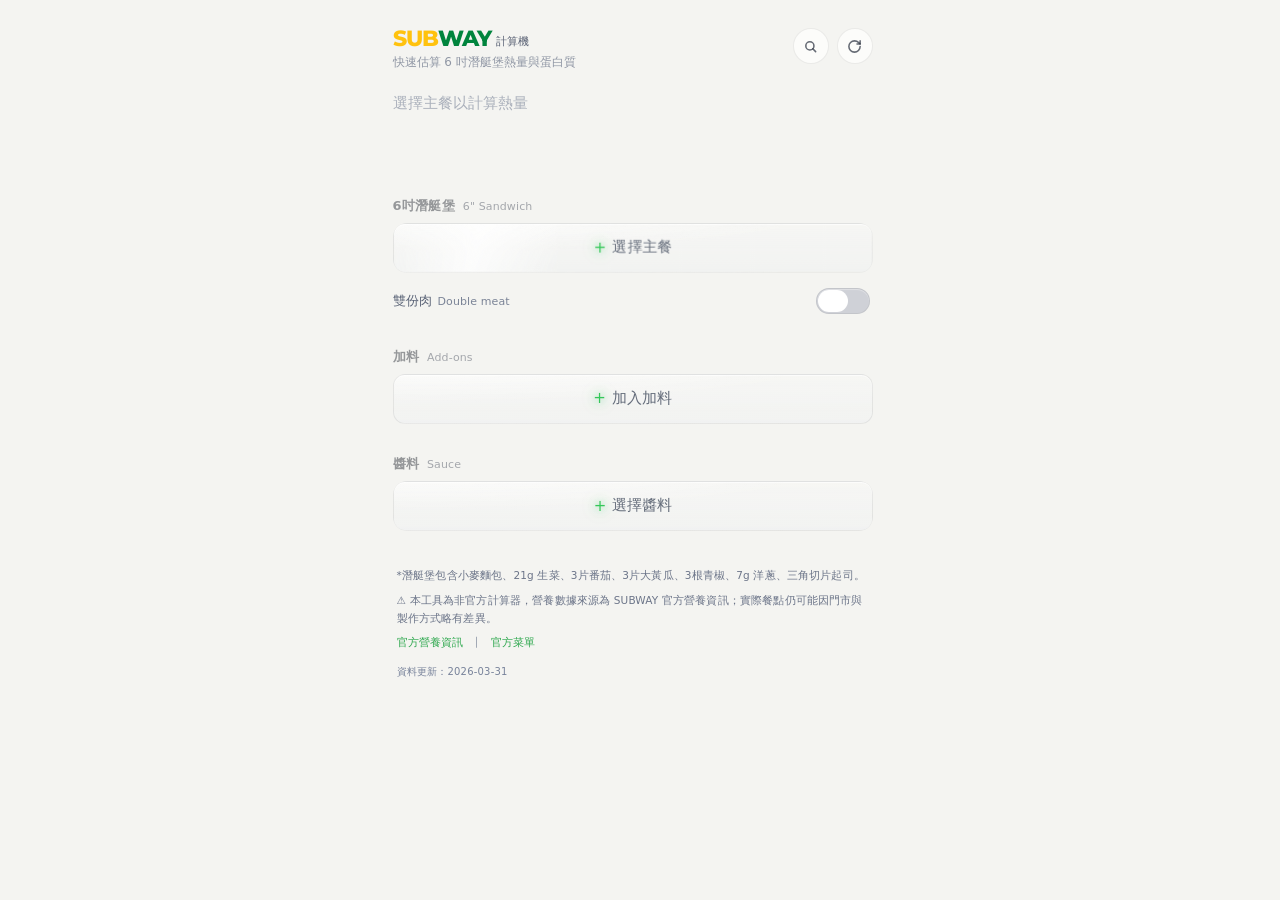
<file: index.html>
<!DOCTYPE html>
<html lang="zh-Hant">
<head>

<meta charset="UTF-8">
<meta name="viewport" content="width=device-width, initial-scale=1, viewport-fit=cover">
<title>Subway calculator</title>
<meta name="description" content="快速估算 6 吋 Subway 潛艇堡熱量與蛋白質的非官方計算器。">

<link rel="icon" href="./favicon.png" type="image/png" />
<link rel="apple-touch-icon" href="./icon-pwa.png" />

<link href="https://fonts.googleapis.com/css2?family=Montserrat:wght@600;700;800&display=swap" rel="stylesheet">
<link rel="stylesheet" href="styles.css?v=20260709">
</head>

<body>

<main class="app-shell">
<header class="app-header">
  <div>
    <h1 class="logo">
      <span class="sub">SUB</span><span class="way">WAY</span>
      <span class="title-sub">計算機</span>
    </h1>
    <p class="app-tagline">快速估算 6 吋潛艇堡熱量與蛋白質</p>
  </div>
  <div class="top-actions">
    <button type="button" class="icon-symbol-btn" id="historyBtn" aria-label="歷史紀錄 History" title="歷史紀錄 History" onclick="openHistory()" style="display:none;">
      <svg class="icon-symbol-btn__icon" viewBox="0 0 24 24" fill="none" stroke="currentColor" stroke-width="2.5" stroke-linecap="round" stroke-linejoin="round" aria-hidden="true">
        <path d="M3 12a9 9 0 1 0 3-6.7L3 8"/>
        <path d="M3 3v5h5"/>
        <path d="M12 7.5V12l3 1.8"/>
      </svg>
    </button>
    <button type="button" class="icon-symbol-btn" aria-label="搜尋 Search" title="搜尋 Search" onclick="openQuickSearch()">
      <svg class="icon-symbol-btn__icon" viewBox="0 0 24 24" fill="none" stroke="currentColor" stroke-width="2.5" stroke-linecap="round" stroke-linejoin="round" aria-hidden="true">
        <circle cx="11" cy="11" r="6.5"/>
        <line x1="15.7" y1="15.7" x2="20.2" y2="20.2"/>
      </svg>
    </button>
    <button type="button" class="reset-btn" aria-label="重設 Reset" title="重設 Reset" onclick="resetAll()">
      <svg class="reset-btn__icon" viewBox="0 0 24 24" fill="none" stroke="currentColor" stroke-width="2.5" stroke-linecap="round" stroke-linejoin="round" aria-hidden="true">
        <path d="M21 12a9 9 0 1 1-9-9c2.52 0 4.93 1 6.74 2.74L21 8"/>
        <path d="M21 3v5h-5"/>
      </svg>
    </button>
  </div>
</header>

<div class="hero-result" id="heroResult">
  <div class="hero-empty-state" id="heroEmptyState">選擇主餐以計算熱量</div>
  <div class="hero-stats" id="heroStats" style="display:none;">
    <div class="hero-numbers">
      <div class="hero-cal-row">
        <span class="hero-cal-val" id="heroCalVal">0</span><span class="hero-cal-unit">kcal</span>
      </div>
      <div class="hero-protein-row">
        <span class="hero-protein-val" id="heroProVal">0</span><span class="hero-protein-label">g 蛋白質</span><span class="hero-efficiency" id="heroEfficiency"></span>
      </div>
    </div>
    <div class="hero-actions">
      <button id="copyShareBtn" class="hero-action-btn hero-action-btn--primary" type="button" aria-label="複製" title="複製" onclick="copyResultSummary()">
        <svg class="hero-btn-icon" viewBox="0 0 24 24" fill="none" aria-hidden="true">
          <rect x="9" y="9" width="10" height="10" rx="2" stroke="currentColor" stroke-width="2" stroke-linecap="round" stroke-linejoin="round"/>
          <path d="M5 15V5a2 2 0 0 1 2-2h10" stroke="currentColor" stroke-width="2" stroke-linecap="round"/>
        </svg>
        <span class="hero-btn-text">複製</span>
      </button>
      <button id="saveComboBtn" class="hero-action-btn result-save-btn" type="button" aria-label="收藏" title="收藏" onclick="saveCurrentComboFromResult()">
        <svg class="hero-btn-icon" viewBox="0 0 24 24" fill="none" aria-hidden="true">
          <path class="hero-heart-path" stroke="currentColor" stroke-width="2" stroke-linecap="round" stroke-linejoin="round" d="M12 21.35l-1.45-1.32C5.4 15.36 2 12.28 2 8.5 2 5.42 4.42 3 7.5 3c1.74 0 3.41.81 4.5 2.09C13.09 3.81 14.76 3 16.5 3 19.58 3 22 5.42 22 8.5c0 3.78-3.4 6.86-8.55 11.54L12 21.35z"/>
        </svg>
        <span class="hero-btn-text">收藏</span>
      </button>
    </div>
  </div>
</div>

<div class="builder-panel">

<!-- 主餐 -->
<section class="option-section option-section-main">
<div class="section-head section-head-main">
<div class="section-head-inline">
  <span class="section-title">6吋潛艇堡</span>
  <span class="section-subtitle section-subtitle-inline">6" Sandwich</span>
</div>
</div>
<div id="mainPickerRow" class="section-picker-top">
  <div id="mainPicker" class="picker-field picker-field--placeholder picker-field--plus" role="button" tabindex="0" onclick="openMainPicker()">
    選擇主餐
  </div>
</div>
<select id="main" onchange="calc()" style="display:none;"></select>
<div class="section-toggle-wrap section-toggle-under">
  <span class="double-meat-label">雙份肉 <span>Double meat</span></span>
  <input type="checkbox" id="double" onchange="calc()"
    onclick="event.stopPropagation()"
    ontouchstart="event.stopPropagation()">
</div>
</section>

<!-- 加料 -->
<section class="option-section">
<div class="section-head section-head-main">
  <div class="section-head-inline">
    <span class="section-title">加料</span>
    <span id="addonLabel" class="section-subtitle section-subtitle-inline">Add-ons</span>
  </div>
</div>
<div id="addonList" style="min-height:0;"></div>
<div id="addonEmptyPicker" class="picker-field picker-field--placeholder picker-field--plus section-picker-top" role="button" tabindex="0" onclick="openAddonPicker(addonActiveGroup)">
  加入加料
</div>
<div id="addonSwipeHint" class="swipe-hint" style="display:none;">左滑刪除 Swipe to delete</div>
</section>

<!-- 醬料 -->
<section class="option-section">
<div class="section-head section-head-main">
  <div class="section-head-inline">
    <span class="section-title">醬料</span>
    <span class="section-subtitle section-subtitle-inline">Sauce</span>
  </div>
</div>
<div id="sauce1Row" class="section-picker-top">
  <div id="sauce1Picker" class="picker-field picker-field-fill picker-field--placeholder picker-field--plus" role="button" tabindex="0" onclick="openSauce1Picker()">
    選擇醬料
  </div>
  <span class="sauce-row-kcal" data-role="sauce-kcal" hidden><span data-role="sauce-kcal-num">0</span> kcal<span class="sauce-half-badge" data-role="sauce-half-badge" hidden>½</span></span>
</div>
<input type="hidden" id="sauce1" value="">
  <div id="sauce2EmptyPicker" class="picker-field picker-field--placeholder picker-field--plus stack-gap" role="button" tabindex="0" onclick="addSauce2()" style="display:none;">
    加第二種醬
  </div>
  <div id="sauce2List" class="stack-gap"></div>
  <div id="sauceSwipeHint" class="swipe-hint" style="display:none;">左滑刪除 Swipe to delete</div>
</section>

<div id="disclaimerDetail" class="footer-detail footer-detail-static">
  <p class="footer-line">*潛艇堡包含小麥麵包、21g 生菜、3片番茄、3片大黃瓜、3根青椒、7g 洋蔥、三角切片起司。</p>
  <p class="footer-line">⚠️ 本工具為非官方計算器，營養數據來源為 SUBWAY 官方營養資訊；實際餐點仍可能因門市與製作方式略有差異。</p>
  <p class="footer-links">
    <a href="https://subway.com.tw/GoWeb2/include/meals-nutrition.html" target="_blank" rel="noopener noreferrer" class="footer-inline-link">官方營養資訊</a>
    <span class="footer-link-sep">｜</span>
    <a href="https://subway.com.tw/GoWeb2/include/index.php?Page=1&Cate02=%E6%BD%9B%E8%89%87%E5%A0%A1" target="_blank" rel="noopener noreferrer" class="footer-inline-link">官方菜單</a>
  </p>
  <p class="footer-version">資料更新：2026-03-31</p>
</div>
</div>

<!-- 結果 -->
<div class="result" id="result" aria-live="polite"></div>
</main>

<div id="addonModal" class="sheet-modal" role="dialog" aria-modal="true" aria-labelledby="addonModalTitle">
  <div class="sheet-panel" tabindex="-1">
    <div class="sheet-grabber-wrap" aria-hidden="true"><div class="sheet-grabber"></div></div>
    <div id="addonModalTitle" class="modal-panel-title">選擇加料</div>
    <div id="addonCategoriesWrapper" class="modal-categories-wrapper">
      <div id="addonModalCategories" class="modal-categories"></div>
    </div>
    <input id="addonSearch" class="modal-search-input" type="text" placeholder="Search" autocomplete="off" oninput="renderAddonItems(addonActiveGroup)">
    <div id="addonItems" class="modal-items"></div>
  </div>
</div>
<div id="mainModal" class="sheet-modal" role="dialog" aria-modal="true" aria-labelledby="mainModalTitle">
  <div class="sheet-panel" tabindex="-1">
    <div class="sheet-grabber-wrap" aria-hidden="true"><div class="sheet-grabber"></div></div>
    <div id="mainModalTitle" class="modal-panel-title">選擇主餐</div>
    <div id="mainCategoriesWrapper" class="modal-categories-wrapper">
      <div id="mainModalCategories" class="modal-categories"></div>
    </div>
    <input id="mainSearch" class="modal-search-input" type="text" placeholder="Search" autocomplete="off" oninput="renderMainItems(mainActiveGroup)">
    <div id="mainItems" class="modal-items"></div>
  </div>
</div>
<div id="sauceModal" class="sheet-modal" role="dialog" aria-modal="true" aria-labelledby="sauceModalTitle">
  <div class="sheet-panel" tabindex="-1">
    <div class="sheet-grabber-wrap" aria-hidden="true"><div class="sheet-grabber"></div></div>
    <div id="sauceModalTitle" class="modal-panel-title">選擇醬料</div>
    <div id="sauceItems" class="modal-items"></div>
  </div>
</div>
<div id="historyModal" class="sheet-modal" role="dialog" aria-modal="true" aria-labelledby="historyModalTitle">
  <div class="sheet-panel" tabindex="-1">
    <div class="sheet-grabber-wrap" aria-hidden="true"><div class="sheet-grabber"></div></div>
    <div class="modal-head-row">
      <div id="historyModalTitle" class="modal-panel-title">歷史紀錄</div>
      <button type="button" id="historyClearBtn" class="modal-clear-btn" onclick="clearHistory()">清除 Clear</button>
    </div>
    <div id="historyItems" class="modal-items"></div>
  </div>
</div>
<div id="quickSearchModal" class="sheet-modal" role="dialog" aria-modal="true" aria-labelledby="quickSearchModalTitle">
  <div class="sheet-panel" tabindex="-1">
    <div class="sheet-grabber-wrap" aria-hidden="true"><div class="sheet-grabber"></div></div>
    <div id="quickSearchModalTitle" class="modal-panel-title">快速搜尋</div>
    <input id="quickSearchInput" class="modal-search-input" type="text" placeholder="Search" autocomplete="off" oninput="renderQuickSearchItems()">
    <div id="quickSearchItems" class="modal-items"></div>
  </div>
</div>
<script src="app.js?v=20260709"></script>
</body>
</html>
</file>
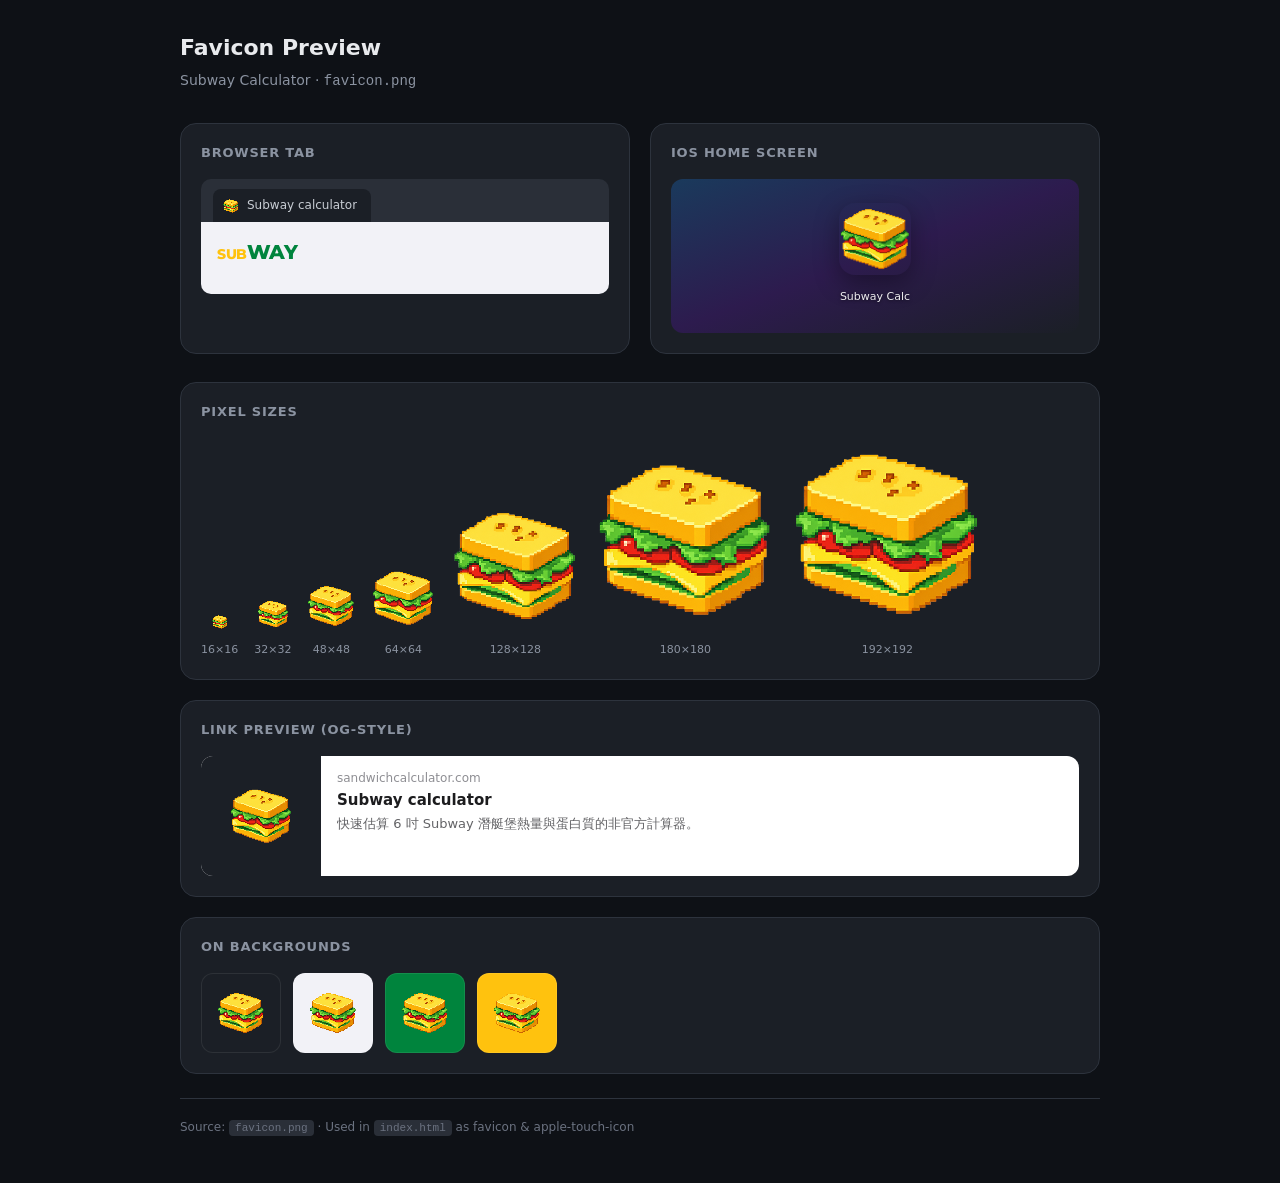
<file: preview.html>
<!DOCTYPE html>
<html lang="zh-Hant">
<head>
  <meta charset="UTF-8">
  <meta name="viewport" content="width=device-width, initial-scale=1">
  <title>Icon Preview — Subway Calculator</title>
  <link href="https://fonts.googleapis.com/css2?family=Montserrat:wght@600;700;800&display=swap" rel="stylesheet">
  <style>
    * { box-sizing: border-box; margin: 0; padding: 0; }
    body {
      font-family: -apple-system, BlinkMacSystemFont, "SF Pro Text", system-ui, sans-serif;
      background: #0e1116;
      color: #e8eaed;
      min-height: 100vh;
      padding: 32px 20px 48px;
      line-height: 1.45;
    }
    .wrap { max-width: 920px; margin: 0 auto; }
    h1 {
      font-size: 22px;
      font-weight: 700;
      margin-bottom: 6px;
    }
    .sub {
      color: #8b93a1;
      font-size: 14px;
      margin-bottom: 32px;
    }
    .grid {
      display: grid;
      grid-template-columns: repeat(auto-fit, minmax(260px, 1fr));
      gap: 20px;
      margin-bottom: 28px;
    }
    .card {
      background: #1b1f26;
      border: 1px solid #2d333d;
      border-radius: 16px;
      padding: 20px;
      overflow: hidden;
    }
    .card h2 {
      font-size: 13px;
      font-weight: 600;
      text-transform: uppercase;
      letter-spacing: 0.06em;
      color: #8b93a1;
      margin-bottom: 16px;
    }
    /* Browser tab */
    .browser {
      background: #2a2f38;
      border-radius: 10px 10px 0 0;
      padding: 10px 12px 0;
    }
    .tab {
      display: inline-flex;
      align-items: center;
      gap: 8px;
      background: #1b1f26;
      border-radius: 8px 8px 0 0;
      padding: 8px 14px 8px 10px;
      font-size: 12px;
      color: #c8cdd4;
      max-width: 100%;
    }
    .tab img {
      width: 16px;
      height: 16px;
      image-rendering: pixelated;
      flex-shrink: 0;
    }
    .tab span {
      white-space: nowrap;
      overflow: hidden;
      text-overflow: ellipsis;
    }
    .browser-body {
      background: #f2f2f7;
      border-radius: 0 0 10px 10px;
      padding: 16px;
      min-height: 72px;
    }
    .mini-logo {
      font-family: Montserrat, sans-serif;
      font-weight: 800;
      font-size: 20px;
      letter-spacing: -0.5px;
    }
    .mini-logo .sub { color: #ffc20e; }
    .mini-logo .way { color: #00843d; }
    /* iOS home screen */
    .ios-wall {
      background: linear-gradient(160deg, #1a3a5c 0%, #2d1b4e 50%, #1b1f26 100%);
      border-radius: 12px;
      padding: 24px 20px 28px;
      text-align: center;
    }
    .ios-icon {
      width: 72px;
      height: 72px;
      border-radius: 16px;
      box-shadow: 0 8px 24px rgba(0,0,0,0.35);
      margin: 0 auto 8px;
    }
    .ios-label {
      font-size: 11px;
      color: rgba(255,255,255,0.92);
      text-shadow: 0 1px 3px rgba(0,0,0,0.5);
    }
    /* Size grid */
    .sizes {
      display: flex;
      flex-wrap: wrap;
      gap: 16px;
      align-items: flex-end;
    }
    .size-item {
      text-align: center;
    }
    .size-item img {
      display: block;
      margin: 0 auto 6px;
      image-rendering: pixelated;
      border-radius: 4px;
    }
    .size-item span {
      font-size: 11px;
      color: #8b93a1;
    }
    /* OG / share card */
    .og-card {
      display: flex;
      background: #fff;
      border-radius: 12px;
      overflow: hidden;
      max-width: 100%;
    }
    .og-thumb {
      width: 120px;
      min-height: 120px;
      background: #1b1f26;
      display: flex;
      align-items: center;
      justify-content: center;
      flex-shrink: 0;
    }
    .og-thumb img {
      width: 64px;
      height: 64px;
      image-rendering: pixelated;
    }
    .og-text {
      padding: 14px 16px;
      color: #1c1c1e;
      min-width: 0;
    }
    .og-text .domain {
      font-size: 12px;
      color: #8e8e93;
      text-transform: lowercase;
    }
    .og-text .title {
      font-size: 15px;
      font-weight: 600;
      margin: 4px 0;
      line-height: 1.3;
    }
    .og-text .desc {
      font-size: 13px;
      color: #636366;
      display: -webkit-box;
      -webkit-line-clamp: 2;
      -webkit-box-orient: vertical;
      overflow: hidden;
    }
    /* Background swatches */
    .swatches {
      display: flex;
      gap: 12px;
      flex-wrap: wrap;
    }
    .swatch {
      width: 80px;
      height: 80px;
      border-radius: 12px;
      display: flex;
      align-items: center;
      justify-content: center;
      border: 1px solid rgba(255,255,255,0.08);
    }
    .swatch img {
      width: 48px;
      height: 48px;
      image-rendering: pixelated;
    }
    .swatch--dark { background: #1b1f26; }
    .swatch--light { background: #f2f2f7; }
    .swatch--green { background: #00843d; }
    .swatch--yellow { background: #ffc20e; }
    .meta {
      margin-top: 24px;
      padding-top: 20px;
      border-top: 1px solid #2d333d;
      font-size: 12px;
      color: #6b7280;
    }
    .meta code {
      background: #2a2f38;
      padding: 2px 6px;
      border-radius: 4px;
      font-size: 11px;
    }
  </style>
</head>
<body>
  <div class="wrap">
    <h1>Favicon Preview</h1>
    <p class="sub">Subway Calculator · <code>favicon.png</code></p>

    <div class="grid">
      <section class="card">
        <h2>Browser tab</h2>
        <div class="browser">
          <div class="tab">
            <img src="favicon.png" alt="" width="16" height="16">
            <span>Subway calculator</span>
          </div>
        </div>
        <div class="browser-body">
          <p class="mini-logo"><span class="sub">SUB</span><span class="way">WAY</span></p>
        </div>
      </section>

      <section class="card">
        <h2>iOS home screen</h2>
        <div class="ios-wall">
          <img class="ios-icon" src="favicon.png" alt="Subway Calc" width="180" height="180">
          <p class="ios-label">Subway Calc</p>
        </div>
      </section>
    </div>

    <section class="card" style="margin-bottom: 20px;">
      <h2>Pixel sizes</h2>
      <div class="sizes" id="sizes"></div>
    </section>

    <section class="card" style="margin-bottom: 20px;">
      <h2>Link preview (OG-style)</h2>
      <div class="og-card">
        <div class="og-thumb">
          <img src="favicon.png" alt="" width="64" height="64">
        </div>
        <div class="og-text">
          <div class="domain">sandwichcalculator.com</div>
          <div class="title">Subway calculator</div>
          <p class="desc">快速估算 6 吋 Subway 潛艇堡熱量與蛋白質的非官方計算器。</p>
        </div>
      </div>
    </section>

    <section class="card">
      <h2>On backgrounds</h2>
      <div class="swatches">
        <div class="swatch swatch--dark"><img src="favicon.png" alt="" width="48" height="48"></div>
        <div class="swatch swatch--light"><img src="favicon.png" alt="" width="48" height="48"></div>
        <div class="swatch swatch--green"><img src="favicon.png" alt="" width="48" height="48"></div>
        <div class="swatch swatch--yellow"><img src="favicon.png" alt="" width="48" height="48"></div>
      </div>
    </section>

    <p class="meta">
      Source: <code>favicon.png</code> · Used in <code>index.html</code> as favicon &amp; apple-touch-icon
    </p>
  </div>

  <script>
    const sizes = [16, 32, 48, 64, 128, 180, 192];
    const el = document.getElementById('sizes');
    sizes.forEach(px => {
      const item = document.createElement('div');
      item.className = 'size-item';
      item.innerHTML = `<img src="favicon.png" width="${px}" height="${px}" alt="${px}×${px}"><span>${px}×${px}</span>`;
      el.appendChild(item);
    });
  </script>
</body>
</html>
</file>
<file: styles.css>
:root {
  --subway-green-light: #34C759;
  --accent-purple: #6a0dad;
  --ios-green-btn: #34C759;
  --ios-green-on: #f3fff7;
  --kcal-muted: #8E8E93;
  --glass-bg: rgba(246,247,249,0.84);
  --glass-border: rgba(203,206,213,0.62);
  --glass-highlight: rgba(255,255,255,0.62);
  --glass-shadow: 0 18px 34px rgba(34,36,42,0.16);
  --glass-blur: 16px;
  --glass-sat: 135%;
  /* 8pt spacing scale */
  --space-1: 4px;
  --space-2: 8px;
  --space-3: 12px;
  --space-4: 16px;
  --space-5: 20px;
  --space-6: 24px;
  --page-bg: #F4F4F1;
  --html-bg: #F4F4F1;
  --result-surface: #FFFFFF;
  --result-text: #1C1C1E;
  --result-border: rgba(60, 60, 67, 0.14);
  --result-shadow: 0 8px 32px rgba(0, 0, 0, 0.12), 0 2px 8px rgba(0, 0, 0, 0.06);
  --result-muted: #6E6E73;
  --result-chevron: rgba(60, 60, 67, 0.42);
  --result-chevron-hover: rgba(28, 28, 30, 0.72);
  --result-row-active: rgba(0, 0, 0, 0.05);
  --result-breakdown: #8E8E93;
  --ease-spring: cubic-bezier(0.32, 0.72, 0.22, 1);
  --ease-out-soft: cubic-bezier(0.22, 0.61, 0.36, 1);
  --motion-fast: 0.18s;
  --motion-med: 0.32s;
  --motion-slow: 0.42s;
}

html {
  /* iOS Dynamic Type: 1rem tracks the user's system text size on Apple
     devices; other browsers ignore this declaration and keep the 16px base. */
  font: -apple-system-body;
  background: var(--html-bg);
  overflow-x: hidden;
  /* Keep the scrollbar gutter when modal-open locks scrolling, so the page
     doesn't shift horizontally on browsers with classic scrollbars. */
  scrollbar-gutter: stable;
  overscroll-behavior-y: contain;
}

/* html is the page scroller (overflow-x:hidden above stops body overflow
   from propagating to the viewport), so the scroll lock must live here. */
html.modal-open {
  overflow: hidden;
}

body {
  font-family: -apple-system, BlinkMacSystemFont, "SF Pro Text", "SF Pro Display", system-ui, sans-serif;
  background: var(--page-bg);
  margin: 0;
  color: #1C1C1E;
  line-height: 1.45;
  -webkit-overflow-scrolling: touch;
  touch-action: manipulation;
  overscroll-behavior-y: contain;
  min-height: 100vh;
  padding: max(var(--space-4), env(safe-area-inset-top)) var(--space-4) calc(var(--space-5) + env(safe-area-inset-bottom));
  overflow-x: hidden;
}

body.modal-open {
  overflow: hidden;
}

.logo {
  font-family: 'Montserrat', -apple-system, BlinkMacSystemFont, system-ui;
  font-weight: 800;
  letter-spacing: 0.5px;
  display: flex;
  align-items: baseline;
  -webkit-font-smoothing: antialiased;
  margin: 0;
  font-size: clamp(1.125rem, 5.5vw, 1.375rem);
  line-height: 1;
}

.logo .sub {
  color: #FFC20E;
  letter-spacing: -0.045em;
}

.logo .way {
  color: #00843D;
  letter-spacing: -0.045em;
}

.logo .title-sub {
  color: #596174;
  letter-spacing: 0;
  font-weight: 500;
  transform: translateY(-1px);
  margin-left: 5px;
  font-size: 0.6875rem;
}

.top-actions {
  top: calc(6px + env(safe-area-inset-top));
  right: 14px;
  z-index: 1200;
  display: flex;
  margin: 0;
  /* Keep the fade transition on the base rule — if it only lives in the
     modal-open rule, closing a sheet snaps the buttons back instantly. */
  transition: opacity var(--motion-fast) ease;
}

.icon-symbol-btn {
  border: none;
  background: transparent;
  box-shadow: none;
  border-radius: 0;
  width: auto;
  height: auto;
  padding: 0 2px;
  color: #656a73;
  font-weight: 420;
  display: inline-flex;
  align-items: center;
  justify-content: center;
  transition: color 0.16s ease, transform 0.16s ease, opacity 0.16s ease;
}

.icon-symbol-btn:hover {
  color: #4f545f;
  transform: translateY(-1px);
  filter: none;
}

.icon-symbol-btn:active {
  transform: translateY(0);
}

.reset-btn {
  width: 36px;
  height: 36px;
  padding: 0;
  border-radius: 999px;
  border: 1px solid rgba(0,0,0,0.07);
  background: #fcfcfa;
  color: rgba(43,50,64,0.72);
  font-size: 0;
  line-height: 0;
  display: inline-flex;
  align-items: center;
  justify-content: center;
  box-shadow: none;
  backdrop-filter: none;
  -webkit-backdrop-filter: none;
  transition: transform 0.2s ease, color 0.2s ease, border-color 0.2s ease, background 0.2s ease, box-shadow 0.2s ease;
}

.icon-symbol-btn__icon,
.reset-btn__icon {
  flex-shrink: 0;
  display: block;
  pointer-events: none;
  width: 15px;
  height: 15px;
}

.reset-btn:hover {
  color: #ffffff;
  background: rgba(121,126,136,0.5);
}

.reset-btn:active {
  background: rgba(109,115,126,0.56);
}

.reset-btn.animating {
  animation: resetBtnSpin 0.38s cubic-bezier(.22,.61,.36,1);
}


.card {
  background: var(--glass-bg);
  border-radius: 28px;
  padding: 20px 18px;
  margin-bottom: 20px;
  box-shadow: var(--glass-shadow), inset 0 1px 0 rgba(255,255,255,0.58);
  border: none;
  position: relative;
  z-index: 0;
  transition: 0.15s ease;
  backdrop-filter: blur(var(--glass-blur)) saturate(var(--glass-sat));
  -webkit-backdrop-filter: blur(var(--glass-blur)) saturate(var(--glass-sat));
}

.card::before {
  content: "";
  position: absolute;
  inset: 1px;
  border-radius: 28px;
  pointer-events: none;
  background: linear-gradient(180deg, var(--glass-highlight) 0%, rgba(255,255,255,0.14) 50%, rgba(255,255,255,0) 100%);
  opacity: 0.86;
}

/* Lean sections: title outside, only picker rows visible */
.option-section {
  margin-bottom: 20px;
}

.option-section-main {
  margin-bottom: 14px;
}


.section-head-main {
  display: flex;
  justify-content: space-between;
  align-items: center;
}

.section-head-inline {
  display: flex;
  align-items: baseline;
  gap: 8px;
  min-width: 0;
  flex-wrap: wrap;
  row-gap: var(--space-1);
  column-gap: var(--space-2);
}

.section-toggle-wrap {
  display: flex;
  align-items: center;
  gap: 8px;
  line-height: 1;
}


.section-picker-top {
  margin-top: var(--space-2);
  position: relative;
}

.swipe-row.row-enter {
  animation: rowEnterPop 0.28s cubic-bezier(.2,.7,.2,1);
}

@keyframes rowEnterPop {
  0% {
    opacity: 0;
    transform: translateY(8px) scale(0.986);
  }
  65% {
    opacity: 1;
    transform: translateY(-1px) scale(1.003);
  }
  100% {
    opacity: 1;
    transform: translateY(0) scale(1);
  }
}

/* 06 Sauce split — kcal readout overlaid on the right edge of a sauce row */
.sauce-row-kcal {
  position: absolute;
  right: 14px;
  top: 50%;
  transform: translateY(-50%);
  font-size: 0.75rem;
  color: #8E8E93;
  font-variant-numeric: tabular-nums;
  display: flex;
  align-items: center;
  gap: 5px;
  pointer-events: none;
}

.sauce-row-kcal[hidden] {
  display: none;
}

.sauce-half-badge {
  display: inline-flex;
  align-items: center;
  justify-content: center;
  min-width: 22px;
  height: 22px;
  border-radius: 999px;
  background: rgba(52,199,89,0.12);
  border: 1px solid rgba(52,199,89,0.3);
  color: #1f8f44;
  font-size: 0.6875rem;
  font-weight: 700;
}

.sauce-half-badge[hidden] {
  display: none;
}

.section-title {
  color: rgba(47,51,60,0.92);
  line-height: 1.26;
  font-size: 0.8125rem;
  font-weight: 600;
  opacity: 0.52;
  letter-spacing: 0.02em;
  text-transform: uppercase;
}

.section-subtitle {
  color: rgba(130,134,142,0.7);
  font-size: 0.6875rem;
  font-weight: 400;
  line-height: 1.34;
  letter-spacing: 0.01em;
}

.section-subtitle-inline {
  white-space: nowrap;
}

label {
  font-size: 1.0625rem;
  font-weight: 600;
  margin-bottom: 6px;
  color: #1c1c1e;
  display: flex;
  align-items: center;
}

select {
  width: 100%;
  margin-top: 12px;
  padding: 14px;
  border-radius: 28px;
  border: 1px solid #e5e5ea;
  background: #f9f9f9;
  color: #000;
  font-size: 1.0625rem;
  line-height: 1.4;
  min-height: 48px;
  appearance: none;
  -webkit-appearance: none;
  position: relative;
  z-index: 1;
  font-weight: 400;
  transition: all 0.15s ease;
  cursor: pointer;
  transform-origin: center;
  -webkit-tap-highlight-color: transparent;
  background-image: url("data:image/svg+xml;utf8,<svg fill='%238e8e93' height='20' viewBox='0 0 20 20' width='20' xmlns='http://www.w3.org/2000/svg'><path d='M5 7l5 5 5-5z'/></svg>");
  background-repeat: no-repeat;
  background-position: right 12px center;
  background-size: 16px;
}
select option {
  font-size: 1.0625rem;
}

select:hover {
  background-color: #fff;
  border-color: #d1d1d6;
}
select:active {
  background: #fff;
}

button:hover {
  filter: brightness(1.05);
}
button:active {
  filter: brightness(0.95);
  transition: none;
}

button:focus-visible,
.picker-field:focus-visible {
  outline: 3px solid rgba(52,199,89,0.38);
  outline-offset: 3px;
}

select:focus {
  outline: none;
  border-color: var(--ios-green-btn);
  box-shadow: 0 0 0 2px rgba(47,168,79,0.22);
}

select:focus-visible {
  box-shadow: 0 0 0 2px rgba(47,168,79,0.22);
}

.picker-field {
  color: rgba(40,49,63,0.92);
  font-size: 1.0625rem;
  line-height: 1.3;
  display: flex;
  align-items: center;
  cursor: pointer;
  position: relative;
  overflow: hidden;
  -webkit-tap-highlight-color: transparent;
}

.picker-field:active {
  transform: scale(0.986);
}

.picker-field:not(.picker-field--plus) {
  padding-right: 12px;
}

.picker-field:not(.picker-field--plus)::after {
  content: none;
}

.picker-field-with-minus::after {
  content: none !important;
}

.picker-field::before {
  content: none;
}

.picker-field-fill {
  flex: 1;
}

.picker-field--placeholder {
  color: rgba(123,131,146,0.9);
}

.picker-field--plus {
  justify-content: center;
  text-align: center;
  letter-spacing: 0;
}

.picker-bilingual {
  flex: 1;
  min-width: 0;
  overflow: hidden;
  text-overflow: ellipsis;
  white-space: nowrap;
  line-height: 1.28;
}

.picker-zh-inline {
  line-height: 1.28;
  letter-spacing: 0.005em;
}

.picker-en-inline {
  color: rgba(94,103,119,0.88);
  font-size: 0.82em;
  letter-spacing: 0.01em;
  line-height: 1.28;
  white-space: nowrap;
}

.picker-field.picker-field--plus {
  background:
    linear-gradient(180deg, rgba(255,255,255,0.26) 0%, rgba(230,236,245,0.16) 100%),
    radial-gradient(125% 125% at 8% -20%, rgba(255,255,255,0.68) 0%, rgba(255,255,255,0) 62%);
  box-shadow: inset 0 1px 0 rgba(255,255,255,0.62);
}

.modal-search-input {
  width: 100%;
  max-width: 100%;
  box-sizing: border-box;
  margin: var(--space-2) 0 var(--space-3);
  padding: 10px 12px 10px 44px;
  border: 1px solid rgba(170,174,182,0.56);
  background-color: transparent;
  background-image: url("data:image/svg+xml;utf8,<svg xmlns='http://www.w3.org/2000/svg' viewBox='0 0 24 24'><circle cx='11' cy='11' r='6.5' stroke='%236a6f78' stroke-width='2.8' fill='none'/><line x1='15.7' y1='15.7' x2='20.2' y2='20.2' stroke='%236a6f78' stroke-width='2.8' stroke-linecap='round'/></svg>");
  background-repeat: no-repeat;
  background-position: 12px center;
  background-size: 18px 18px;
  color: #232933;
  font-size: 1rem;
  outline: none;
  backdrop-filter: blur(12px) saturate(130%);
  -webkit-backdrop-filter: blur(12px) saturate(130%);
}

.modal-search-input:focus,
.modal-search-input:focus-visible {
  outline: none;
  border-color: rgba(120,126,138,0.62);
  background-color: rgba(35,41,51,0.07);
  box-shadow: inset 0 0 0 1px rgba(35,41,51,0.1);
}

.modal-item-title {
  font-weight: 500;
  line-height: 1.3;
  letter-spacing: 0.005em;
}

.modal-item-title.modal-title-break {
  display: flex;
  flex-direction: column;
  align-items: flex-start;
  gap: 2px;
}

.modal-zh-inline {
  color: inherit;
  line-height: 1.28;
}

.modal-panel-title {
  font-size: 1rem;
  font-weight: 650;
  line-height: 1.3;
  margin-bottom: 8px;
  color: rgba(98,104,116,0.9);
}

.modal-head-row {
  display: flex;
  align-items: baseline;
  justify-content: space-between;
  gap: 10px;
}

.modal-clear-btn {
  flex: none;
  border: none;
  background: transparent;
  color: #8a93a6;
  font-size: 0.8125rem;
  font-weight: 600;
  padding: 2px 4px;
  margin-bottom: 8px;
  cursor: pointer;
  -webkit-tap-highlight-color: transparent;
}

.modal-clear-btn:active {
  opacity: 0.55;
}

.history-item-extras {
  margin-top: 3px;
  font-size: 0.75rem;
  line-height: 1.35;
  color: #8a93a6;
  font-weight: 400;
}

.modal-en-inline {
  color: inherit;
  margin-left: 4px;
  font-size: 0.88em;
  letter-spacing: 0;
  line-height: 1.3;
  display: inline-block;
  transform: translateY(0.5px);
}

.modal-en-break {
  display: block;
  color: inherit;
  font-size: 0.88em;
  line-height: 1.3;
  letter-spacing: 0.01em;
  margin-top: 2px;
}

.item-protein {
  font-size: 0.6875rem;
  color: var(--kcal-muted);
  display: inline;
}

.item-efficiency {
  font-size: 0.6875rem;
  color: var(--kcal-muted);
  display: block;
}

.modal-recent-hint {
  font-size: 0.625rem;
  color: #74809a;
  padding: 6px 12px 6px;
  letter-spacing: 0.2px;
  line-height: 1;
}

.modal-recent-shortcuts {
  padding: 4px 12px 10px;
  border-bottom: 1px solid #e7e8ed;
  margin-bottom: 2px;
}

.modal-recent-row {
  display: flex;
  gap: 8px;
  overflow-x: auto;
  padding-bottom: 2px;
  scrollbar-width: none;
  -ms-overflow-style: none;
}

.modal-recent-row::-webkit-scrollbar {
  display: none;
}

.modal-recent-btn {
  border: 1px solid rgba(47,168,79,0.35);
  background: rgba(47,168,79,0.1);
  color: #1f8f44;
  border-radius: 999px;
  font-size: 0.75rem;
  font-weight: 600;
  padding: 6px 10px;
  white-space: nowrap;
  min-height: 34px;
}

.swipe-hint {
  font-size: 0.6875rem;
  color: #768198;
  margin-top: var(--space-2);
  margin-bottom: var(--space-1);
}

.picker-field-with-minus {
  padding-right: 12px;
  transition: transform 0.2s ease;
}

.picker-select-flash {
  animation: pickerSelectFlash 0.26s cubic-bezier(.22,.61,.36,1);
}

.picker-soft-appear {
  animation: pickerSoftAppear 0.24s cubic-bezier(.22,.61,.36,1);
}

@keyframes pickerSelectFlash {
  0% {
    transform: scale(1);
    box-shadow: 0 0 0 0 rgba(95,211,125,0);
  }
  45% {
    transform: scale(0.995);
    box-shadow: 0 0 0 3px rgba(95,211,125,0.16);
  }
  100% {
    transform: scale(1);
    box-shadow: 0 0 0 0 rgba(95,211,125,0);
  }
}

@keyframes pickerSoftAppear {
  0% {
    opacity: 0;
    transform: translateY(6px) scale(0.995);
  }
  100% {
    opacity: 1;
    transform: translateY(0) scale(1);
  }
}

/* Peek animation: hint at swipe-to-delete on first item */
@keyframes swipePeek {
  0%   { transform: translateX(0); }
  18%  { transform: translateX(-62px); }
  62%  { transform: translateX(-62px); }
  82%  { transform: translateX(4px); }
  100% { transform: translateX(0); }
}
.swipe-row.peek-hint .picker-field {
  animation: swipePeek 0.9s cubic-bezier(.36,.07,.19,.97) 0.55s both;
  pointer-events: none;
}
.swipe-row.peek-hint .swipe-clear-btn {
  opacity: 1 !important;
  pointer-events: none;
}

.swipe-row.removing {
  pointer-events: none;
  will-change: transform, opacity;
  animation: rowDeleteOut 0.34s cubic-bezier(.20,.72,.28,1) forwards;
}

.swipe-row.removing .picker-field {
  opacity: 0.9;
  will-change: transform, opacity, filter;
  animation: deletePopField 0.34s cubic-bezier(.20,.72,.28,1) forwards;
}

.swipe-row.removing .swipe-clear-btn {
  opacity: 0;
  transition: opacity 0.18s ease;
}

.swipe-row {
  position: relative;
  overflow: hidden;
  border-radius: 14px;
  isolation: isolate;
}

.swipe-row .picker-field {
  width: 100%;
  box-sizing: border-box;
  transition: transform 0.22s cubic-bezier(.22,.61,.36,1);
  touch-action: pan-y;
  position: relative;
  z-index: 2;
  will-change: transform;
}

.swipe-row.swipe-dragging .picker-field {
  transition: none;
}

body.swipe-dragging {
  user-select: none;
  -webkit-user-select: none;
  cursor: grabbing;
}

.swipe-clear-btn {
  position: absolute;
  right: 0;
  top: 0;
  bottom: 0;
  left: 0;
  /* Reveal slides the full-width button in from the right via --swipeShift
     (compositor-only transform) instead of animating width, which would
     force layout on every drag frame. The label counter-translates so it
     stays pinned at the row's right edge. */
  transform: translateX(var(--swipeShift, 100%));
  height: auto;
  border: 1px solid rgba(255,255,255,0.44);
  background:
    linear-gradient(180deg, rgba(255,255,255,0.28) 0%, rgba(230,236,245,0.18) 100%),
    radial-gradient(120% 120% at 8% -20%, rgba(255,255,255,0.7) 0%, rgba(255,255,255,0) 62%);
  box-shadow: inset 0 1px 0 rgba(255,255,255,0.62);
  font-size: 0.9375rem;
  font-weight: 600;
  letter-spacing: 0.01em;
  backdrop-filter: blur(22px) saturate(146%);
  -webkit-backdrop-filter: blur(22px) saturate(146%);
  opacity: 0;
  pointer-events: none;
  transition: opacity 0.18s ease, transform 0.08s ease, padding-left 0.14s ease,
              background 0.16s ease, border-radius 0.14s ease;
  z-index: 1;
  overflow: hidden;
  white-space: nowrap;
  display: inline-flex;
  align-items: center;
  justify-content: flex-end;
  padding: 0 16px;
  --clearLabelOpacity: 0;
  color: rgba(199,58,51,var(--clearLabelOpacity));
  min-height: 44px;
  border-radius: 14px;
}

.swipe-clear-label {
  display: inline-flex;
  align-items: center;
  transform: translateX(calc(-1 * var(--swipeShift, 0px)));
  transition: transform 0.08s ease;
  will-change: transform;
}

/* Commit state: full row width, label left-aligned, intense red */
.swipe-clear-btn.swipe-commit {
  justify-content: flex-start;
  padding-left: 22px;
  border-radius: 16px;
  background: linear-gradient(135deg, #e03428 0%, #c73a33 100%);
  border-color: rgba(255,120,100,0.4);
  box-shadow: inset 0 1px 0 rgba(255,200,190,0.3), 0 2px 12px rgba(199,58,51,0.35);
  --clearLabelOpacity: 1;
  color: #fff;
}

.swipe-row.swipe-dragging .swipe-clear-btn,
.swipe-row.swipe-dragging .swipe-clear-label {
  transition: none;
}

.swipe-row.swiped .swipe-clear-btn {
  opacity: 1;
  pointer-events: auto;
}

.swipe-row:not(.has-swipe-value) .swipe-clear-btn {
  opacity: 0 !important;
  pointer-events: none !important;
  --swipeShift: 100% !important;
}

@media (hover: hover) and (pointer: fine) {
  .swipe-hint {
    display: none !important;
  }
}

@keyframes rowDeleteOut {
  0% {
    opacity: 1;
    transform: translateX(0) scale(1);
  }
  35% {
    opacity: 0.92;
    transform: translateX(-16px) scale(0.998);
  }
  100% {
    opacity: 0;
    transform: translateX(-72px) scale(0.99);
  }
}

@keyframes deletePopField {
  0% {
    opacity: 1;
    transform: scale(1);
    filter: saturate(1);
  }
  45% {
    opacity: 0.78;
    transform: translateX(-8px) scale(0.998);
    filter: saturate(0.95);
  }
  100% {
    opacity: 0.38;
    transform: translateX(-14px) scale(0.995);
    filter: saturate(0.88);
  }
}

#addonList .addon-row .picker-field {
  margin-top: 0;
  font-weight: 400;
}

.footer-detail {
  font-size: 0.65625rem;
  color: #6c7589;
  line-height: 1.68;
  letter-spacing: 0.15px;
  margin-top: 8px;
}

.footer-detail-static {
  margin-top: 0;
  padding: var(--space-1) var(--space-1) 0;
  overflow-wrap: anywhere;
}

.footer-line,
.footer-links,
.footer-version {
  margin: 0;
}

.footer-version {
  font-size: 0.625rem;
  color: #77829a;
  letter-spacing: 0.2px;
}

.footer-line {
  font-weight: 520;
}

.footer-line + .footer-line,
.footer-line + .footer-links {
  margin-top: 8px;
}

.footer-links {
  display: flex;
  align-items: center;
  gap: 8px;
  flex-wrap: wrap;
  line-height: 1.3;
}

.footer-links + .footer-version {
  margin-top: 14px;
}

.footer-link-sep {
  color: #7a8498;
  font-size: 0.6875rem;
}


.footer-inline-link {
  color: #2fa84f;
  text-decoration: none;
  font-weight: 580;
}

.result {
  position: fixed;
  z-index: 9999;
  background: var(--result-surface);
  font-size: 1.125rem;
  font-weight: 600;
  color: var(--result-text);
  border: 1px solid var(--result-border);
  backdrop-filter: none;
  -webkit-backdrop-filter: none;
  overflow: hidden;
  opacity: 0;
  visibility: hidden;
  pointer-events: none;
  transform: translateY(22px) translateZ(0);
  transition:
    opacity var(--motion-med) var(--ease-out-soft),
    transform var(--motion-slow) var(--ease-spring),
    box-shadow var(--motion-fast) ease,
    visibility 0s linear var(--motion-med);
}

.result.is-shown {
  opacity: 1;
  visibility: visible;
  pointer-events: auto;
  transform: translateY(0) translateZ(0);
  transition:
    opacity var(--motion-med) var(--ease-out-soft),
    transform var(--motion-slow) var(--ease-spring),
    box-shadow var(--motion-fast) ease,
    visibility 0s;
}

.result.pop {
  animation: resultPopIn 0.34s cubic-bezier(.22,.61,.36,1);
}

@keyframes resultPopIn {
  0% {
    transform: translateY(14px) scale(0.97);
    opacity: 0.45;
  }
  65% {
    transform: translateY(-3px) scale(1.01);
    opacity: 1;
  }
  100% {
    transform: translateY(0) scale(1);
    opacity: 1;
  }
}
button {
  -webkit-tap-highlight-color: transparent;
}


.result::before {
  /* removed decorative gradient overlay */
}

/* .result.update removed */

.result strong {
  font-size: inherit;
  color: #34C759;
}

.result-hero-stat {
  font-size: 1.625rem;
  line-height: 1.12;
  letter-spacing: -0.01em;
  color: #34C759;
  font-weight: 700;
  margin-top: 8px;
}

.result-hero-stat.stat-bump {
  animation: statBump 0.42s var(--ease-spring);
}

@keyframes statBump {
  0% { transform: scale(1); }
  35% { transform: scale(1.03); }
  100% { transform: scale(1); }
}


.result-save-btn:disabled {
  pointer-events: none;
  opacity: 0.32;
  cursor: default;
}

.result-summary-efficiency {
  color: var(--result-muted);
}

.modal-checkmark {
  color: var(--ios-green-btn);
  font-size: 0.875rem;
  font-weight: 800;
  min-width: 14px;
  text-align: center;
  flex: 0 0 14px;
}

.modal-item-meta-wrap {
  display: flex;
  align-items: center;
  justify-content: flex-end;
  gap: 8px;
  flex: 0 0 auto;
  min-width: 92px;
}

.modal-item-meta-wrap--efficiency {
  min-width: 112px;
}

.modal-item-kcal {
  font-size: 0.75rem;
  color: var(--kcal-muted);
  white-space: nowrap;
  text-align: right;
  line-height: 1.2;
}

.modal-item-kcal--efficiency {
  white-space: normal;
  line-height: 1.35;
}

.copy-toast {
  position: fixed;
  left: 50%;
  bottom: calc(110px + env(safe-area-inset-bottom));
  transform: translateX(-50%) translateY(8px);
  background: rgba(28,30,36,0.92);
  color: #f7f8fb;
  padding: 8px 12px;
  border-radius: 10px;
  font-size: 0.75rem;
  font-weight: 600;
  opacity: 0;
  pointer-events: none;
  transition: opacity 0.16s ease, transform 0.16s ease;
  z-index: 11000;
}

#mainModal,
#addonModal,
#sauceModal,
#quickSearchModal {
  background: rgba(0,0,0,0.3) !important;
  backdrop-filter: none;
  -webkit-backdrop-filter: none;
}

#mainModal > div,
#addonModal > div,
#sauceModal > div,
#quickSearchModal > div {
  background: rgba(248,248,246,0.97) !important;
  color: #1C1C1E !important;
  border: 1px solid rgba(0,0,0,0.07) !important;
  border-bottom: none !important;
  backdrop-filter: none !important;
  -webkit-backdrop-filter: none !important;
}

#mainCategoriesWrapper,
#addonCategoriesWrapper {
  background: transparent !important;
}

#mainItems > div,
#addonItems > div,
#sauceItems > div,
#quickSearchItems > div {
  border-bottom: 1px solid rgba(0,0,0,0.07) !important;
}

#mainItems,
#addonItems,
#sauceItems,
#quickSearchItems {
  overflow-x: hidden !important;
}

.copy-toast.show {
  opacity: 1;
  transform: translateX(-50%) translateY(0);
  animation: toastIn 0.36s var(--ease-spring);
}

@keyframes toastIn {
  0% {
    opacity: 0;
    transform: translateX(-50%) translateY(10px) scale(0.96);
  }
  100% {
    opacity: 1;
    transform: translateX(-50%) translateY(0) scale(1);
  }
}

body.resetting .card {
  animation: resetCardBounce 0.34s cubic-bezier(.22,.61,.36,1);
}

body.resetting .option-section {
  animation: resetCardBounce 0.34s cubic-bezier(.22,.61,.36,1);
}

@keyframes resetCardBounce {
  0% { transform: translateY(0) scale(1); opacity: 1; }
  45% { transform: translateY(6px) scale(0.992); opacity: 0.88; }
  100% { transform: translateY(0) scale(1); opacity: 1; }
}

@keyframes resetBtnSpin {
  0% { transform: rotate(0deg) scale(1); }
  45% { transform: rotate(-24deg) scale(0.95); }
  100% { transform: rotate(0deg) scale(1); }
}
/* iOS style switch */
input[type="checkbox"] {
  appearance: none;
  -webkit-appearance: none;
  width: 54px;
  height: 26px;
  background: #cfd1d7;
  border: 1px solid rgba(0,0,0,0.06);
  border-radius: 999px;
  overflow: hidden;
  position: relative;
  outline: none;
  cursor: pointer;
  transition: background 0.2s ease, border-color 0.2s ease, box-shadow 0.2s ease, transform 0.18s ease;
  box-shadow: inset 0 1px 1px rgba(255,255,255,0.35);
}

input[type="checkbox"]::after {
  content: "";
  position: absolute;
  width: 30px;
  height: 22px;
  background: #fff;
  border-radius: 999px;
  top: 1px;
  left: 1px;
  transition: transform 0.24s cubic-bezier(.22,.61,.36,1), box-shadow 0.24s ease;
  box-shadow: none;
}

input[type="checkbox"]:checked {
  background: var(--ios-green-btn);
  animation: toggleTrackPop 0.22s cubic-bezier(.22,.61,.36,1);
}

input[type="checkbox"]:checked::after {
  transform: translateX(20px);
  box-shadow: none;
}

input[type="checkbox"]:active::after {
  transform: scale(1.04);
}

input[type="checkbox"]:checked:active::after {
  transform: translateX(20px) scale(1.04);
}

input[type="checkbox"]:active {
  transform: scale(0.985);
}

@keyframes toggleTrackPop {
  0% { transform: scale(1); }
  55% { transform: scale(1.03); }
  100% { transform: scale(1); }
}

#sauce2Container {
  opacity: 0;
  transform: translateY(-4px);
  transition: all 0.2s ease;
}
#sauce2Container.show {
  opacity: 1;
  transform: translateY(0);
}

@media (prefers-color-scheme: dark) {
  :root {
    --page-bg: #0b1119;
    --html-bg: #070a0f;
    --result-surface: #1C1C1E;
    --result-text: #F2F2F7;
    --result-border: rgba(255, 255, 255, 0.12);
    --result-shadow: none;
    --result-muted: #A5AFBF;
    --result-chevron: #A5AFBF;
    --result-chevron-hover: #C2CAD8;
    --result-row-active: rgba(255, 255, 255, 0.08);
    --result-breakdown: #9BA3B2;
  }

  html {
    background: var(--html-bg);
  }

  body {
    background:
      radial-gradient(circle at 72% 42%, rgba(85,144,105,0.28) 0%, rgba(85,144,105,0.14) 18%, rgba(85,144,105,0) 38%),
      radial-gradient(circle at 78% 92%, rgba(198,181,42,0.2) 0%, rgba(198,181,42,0.1) 16%, rgba(198,181,42,0) 34%),
      linear-gradient(145deg, #070a0f 0%, #0b1119 44%, #030507 100%);
    color: #F2F2F7;
    --kcal-muted: rgba(186,191,202,0.76);
    --glass-bg: rgba(54,62,74,0.42);
    --glass-border: rgba(221,232,246,0.24);
    --glass-highlight: rgba(255,255,255,0.18);
    --glass-shadow: 0 18px 46px rgba(0,0,0,0.42), inset 0 1px 0 rgba(255,255,255,0.18);
    --glass-blur: 30px;
    --glass-sat: 145%;
  }

  .card {
    background:
      linear-gradient(135deg, rgba(255,255,255,0.12) 0%, rgba(255,255,255,0.04) 42%, rgba(118,150,172,0.1) 100%),
      var(--glass-bg);
    border: 1px solid var(--glass-border);
    border-radius: 28px;
    box-shadow: var(--glass-shadow);
    backdrop-filter: blur(var(--glass-blur)) saturate(var(--glass-sat));
    -webkit-backdrop-filter: blur(var(--glass-blur)) saturate(var(--glass-sat));
  }

  select {
    background: #34363d;
    color: #fff;
    border: 1px solid #4a4d56;
  }

  select:hover {
    background: #3a3d45;
  }

  label {
    color: #f2f2f7;
  }

  .section-title {
    color: rgba(242,242,247,0.94);
  }

  .section-subtitle {
    color: rgba(159,165,178,0.88);
  }

  .logo .title-sub {
    color: #aaa;
  }

  .reset-btn {
    background: rgba(118,120,125,0.48);
    color: #f4f4f2;
    box-shadow: none;
    backdrop-filter: blur(6px);
    -webkit-backdrop-filter: blur(6px);
  }

  .reset-btn:hover {
    background: rgba(132,134,139,0.56);
    color: #f4f4f2;
  }

  .reset-btn:active {
    background: rgba(106,108,113,0.58);
    color: #f4f4f2;
  }

  .icon-symbol-btn {
    color: #c8cad1;
  }

  .icon-symbol-btn:hover {
    color: #eceef2;
  }

  .double-meat-label {
    color: #b8bbc3;
  }

  input[type="checkbox"] {
    background: #5a5d66;
    border-color: rgba(255,255,255,0.08);
    box-shadow: inset 0 1px 1px rgba(255,255,255,0.06);
  }

  input[type="checkbox"]::after {
    background: #fff;
  }

  #mainModal > div,
  #addonModal > div,
  #sauceModal > div,
  #quickSearchModal > div {
    background: rgba(28,30,36,0.97) !important;
    color: #F2F2F7 !important;
    border-color: rgba(255,255,255,0.10) !important;
    backdrop-filter: none !important;
    -webkit-backdrop-filter: none !important;
  }

  #mainModal,
  #addonModal,
  #sauceModal,
  #quickSearchModal {
    background: rgba(0,0,0,0.5) !important;
  }

  #mainCategoriesWrapper,
  #addonCategoriesWrapper {
    background: transparent !important;
  }

  #mainItems > div,
  #addonItems > div,
  #sauceItems > div,
  #quickSearchItems > div {
    border-bottom: 1px solid rgba(255,255,255,0.08) !important;
  }

  .picker-field {
    background: rgba(255,255,255,0.08) !important;
    color: rgba(242,242,247,0.94) !important;
    border: 1px solid rgba(255,255,255,0.10) !important;
    backdrop-filter: none !important;
    -webkit-backdrop-filter: none !important;
    box-shadow: none !important;
  }

  .picker-field:not(.picker-field--plus)::after {
    color: rgba(167,172,181,0.86);
  }

  .picker-en-inline {
    color: rgba(168,174,185,0.9);
    font-size: 0.82em;
    line-height: 1.28;
  }

  .picker-field::before {
    content: none;
  }

  .picker-field--placeholder {
    color: #a2a6af !important;
  }

  .picker-field--plus {
    color: #a2a6af !important;
  }

  .picker-field.picker-field--plus {
    background: rgba(255,255,255,0.08) !important;
    border: 1px solid rgba(255,255,255,0.10) !important;
    box-shadow: none !important;
  }

  .footer-detail {
    color: #969ead;
  }

  .footer-link-sep {
    color: #5a6170;
  }

  .footer-version {
    color: #767f91;
  }

  .modal-search-input {
    background-color: transparent;
    background-image: url("data:image/svg+xml;utf8,<svg xmlns='http://www.w3.org/2000/svg' viewBox='0 0 24 24'><circle cx='11' cy='11' r='6.5' stroke='%23f2f2f7' stroke-width='2.8' fill='none'/><line x1='15.7' y1='15.7' x2='20.2' y2='20.2' stroke='%23f2f2f7' stroke-width='2.8' stroke-linecap='round'/></svg>");
    color: #f2f2f7;
    border-color: rgba(171,175,184,0.28);
    background-repeat: no-repeat;
    background-position: 12px center;
    background-size: 18px 18px;
    backdrop-filter: blur(14px) saturate(150%);
    -webkit-backdrop-filter: blur(14px) saturate(150%);
  }

  .modal-search-input:focus,
  .modal-search-input:focus-visible {
    outline: none;
    border-color: rgba(200,204,212,0.42);
    background-color: rgba(255,255,255,0.09);
    box-shadow: inset 0 0 0 1px rgba(255,255,255,0.12);
  }

  .modal-search-input::placeholder {
    color: #9aa0ad;
  }

  .modal-panel-title {
    color: rgba(170,176,186,0.9);
  }

  .modal-recent-hint {
    color: #9aa0ad;
  }

  .modal-recent-shortcuts {
    border-bottom-color: #2f3440;
  }

  .modal-recent-btn {
    color: #73d892;
    border-color: rgba(95,211,125,0.35);
    background: rgba(95,211,125,0.14);
  }

  .swipe-hint {
    color: #8f96a4;
  }

  .swipe-clear-btn {
    border: 1px solid rgba(255,255,255,0.16);
    background:
      linear-gradient(180deg, rgba(106,110,118,0.4) 0%, rgba(82,86,95,0.34) 100%),
      radial-gradient(120% 120% at 8% -20%, rgba(255,255,255,0.08) 0%, rgba(255,255,255,0) 62%);
    box-shadow: inset 0 1px 0 rgba(255,255,255,0.12);
    color: rgba(255,100,88,var(--clearLabelOpacity));
    --clearLabelOpacity: 0;
  }
  .swipe-clear-btn.swipe-commit {
    background: linear-gradient(135deg, #d93025 0%, #b52d22 100%);
    border-color: rgba(255,120,100,0.3);
    box-shadow: inset 0 1px 0 rgba(255,180,170,0.2), 0 2px 12px rgba(185,45,35,0.45);
    color: #fff;
  }

  .footer-inline-link {
    color: #73d892;
  }

  .modal-checkmark {
    color: #5ec87a;
  }

  .copy-toast {
    background: rgba(9,10,13,0.95);
    border: 1px solid #3b404b;
    color: #f2f2f7;
  }

  #mainPicker:not(.picker-field--placeholder) {
    color: rgba(255,255,255,0.94) !important;
  }

}

/* UX refresh */
* {
  box-sizing: border-box;
}


/* no sticky bar — no extra bottom padding needed */

.app-shell {
  width: 100%;
  max-width: 1020px;
  margin: 0 auto;
  transition: transform var(--motion-slow) var(--ease-spring), border-radius var(--motion-slow) ease, filter var(--motion-slow) ease;
}

.app-header {
  display: flex;
  align-items: flex-start;
  justify-content: space-between;
  gap: var(--space-3);
  margin: 0 0 var(--space-2);
  padding-right: 0;
}

.app-header > div:first-child {
  min-width: 0;
}

.top-actions {
  min-width: max-content;
}



.app-tagline {
  margin: var(--space-1) 0 0;
  color: #667085;
  font-size: 0.75rem;
  font-weight: 500;
  letter-spacing: 0;
  opacity: 0.7;
}

.top-actions {
  position: static;
  flex-direction: row;
  align-items: center;
  gap: var(--space-2);
  flex: 0 0 auto;
}

/* ── Hero result ── */
.hero-result {
  padding: 8px 0 16px;
  /* Reserve the full stats height so the whole form doesn't jump down/up
     when the empty state swaps with the calorie readout. */
  min-height: 115px;
  display: flex;
  align-items: flex-start;
}

.hero-empty-state {
  color: #aab0bb;
  font-size: 0.9375rem;
  font-weight: 500;
  padding-top: 10px;
}

.hero-stats {
  display: flex;
  flex-direction: row;
  align-items: flex-end;
  justify-content: space-between;
  width: 100%;
  gap: 12px;
  animation: heroStatsIn 0.3s cubic-bezier(.22,.61,.36,1);
}

.hero-numbers {
  display: flex;
  flex-direction: column;
  gap: 4px;
}

.hero-actions {
  display: flex;
  align-items: center;
  gap: 6px;
  flex-shrink: 0;
  padding-bottom: 3px;
}

.hero-action-btn {
  display: inline-flex;
  align-items: center;
  gap: 5px;
  height: 28px;
  padding: 0 11px;
  border-radius: 999px;
  border: 1px solid rgba(0,0,0,0.08);
  background: rgba(0,0,0,0.04);
  color: rgba(43,50,64,0.68);
  font-size: 0.8125rem;
  font-weight: 500;
  white-space: nowrap;
  cursor: pointer;
  transition: background 0.12s ease, border-color 0.12s ease, color 0.12s ease;
  -webkit-tap-highlight-color: transparent;
  box-shadow: none;
}

.hero-action-btn:hover {
  background: rgba(0,0,0,0.07);
  border-color: rgba(0,0,0,0.12);
}

.hero-action-btn:active {
  background: rgba(0,0,0,0.10);
}

.hero-btn-icon {
  width: 13px;
  height: 13px;
  flex-shrink: 0;
}

.hero-btn-text {
  line-height: 1;
}

.hero-action-btn--primary {
  background: rgba(0,0,0,0.08);
  border-color: rgba(0,0,0,0.13);
  color: rgba(43,50,64,0.85);
  font-weight: 600;
}

.hero-action-btn--primary:hover {
  background: rgba(0,0,0,0.12);
}

.result-save-btn.saved {
  color: var(--ios-green-btn);
  border-color: rgba(52,199,89,0.28);
  background: rgba(52,199,89,0.08);
}

.result-save-btn.saved .hero-heart-path {
  fill: currentColor;
}


.hero-cal-row {
  display: flex;
  align-items: baseline;
  gap: 6px;
  line-height: 1;
}

.hero-cal-val {
  font-size: 3.5rem;
  font-weight: 700;
  letter-spacing: -0.036em;
  color: #1C1C1E;
  line-height: 1;
  font-variant-numeric: tabular-nums;
  display: inline-flex;
  align-items: baseline;
}

.hero-cal-unit {
  font-size: 1.125rem;
  font-weight: 500;
  color: #8E8E93;
  letter-spacing: 0;
  display: inline-block;
}

/* 03 Odometer — one overflow-hidden window per digit, inner column scrolls via transform */
.odo-strip {
  display: inline-block;
  overflow: hidden;
  height: 1em;
  width: 0.58em;
  vertical-align: baseline;
  transition: opacity 0.3s ease, transform 0.3s ease;
}

.odo-strip-enter {
  opacity: 0;
  transform: translateY(8px);
}

.odo-col {
  display: flex;
  flex-direction: column;
  transition: transform 0.75s var(--ease-spring);
}

.odo-digit-cell {
  height: 1em;
  display: flex;
  align-items: center;
  justify-content: center;
}

.odo-decimal {
  display: inline-block;
}

/* 02 Fly-in calorie pill */
.addon-fly-pill {
  position: fixed;
  z-index: 11500;
  pointer-events: none;
  background: var(--ios-green-btn);
  color: #fff;
  font: 600 13px -apple-system, BlinkMacSystemFont, sans-serif;
  padding: 5px 10px;
  border-radius: 999px;
  box-shadow: 0 4px 14px rgba(52,199,89,0.4);
  white-space: nowrap;
}

.hero-protein-row {
  display: flex;
  align-items: baseline;
  gap: 4px;
  margin-top: 2px;
}

.hero-protein-val {
  font-size: 1.25rem;
  font-weight: 600;
  color: var(--ios-green-btn);
  font-variant-numeric: tabular-nums;
}

.hero-protein-label {
  font-size: 0.875rem;
  font-weight: 500;
  color: var(--ios-green-btn);
  opacity: 0.85;
}

.hero-efficiency {
  font-size: 0.75rem;
  color: #8E8E93;
  font-weight: 400;
  margin-left: 6px;
}


@keyframes heroStatsIn {
  from { opacity: 0; transform: translateY(6px); }
  to   { opacity: 1; transform: translateY(0); }
}

.icon-symbol-btn {
  width: 36px;
  height: 36px;
  border-radius: 999px;
  background: #fcfcfa;
  border: 1px solid rgba(0,0,0,0.07);
  color: rgba(43,50,64,0.72);
  font-size: 0;
  line-height: 0;
}

.builder-panel {
  display: grid;
  gap: 18px;
}

.option-section {
  margin: 0;
  padding: var(--space-2) 0;
  position: relative;
}

.section-head {
  margin-bottom: var(--space-1);
  position: relative;
  z-index: 3;
}



.section-toggle-under {
  justify-content: space-between;
  margin-top: var(--space-3);
  padding: 0;
}

.stack-gap {
  margin-top: var(--space-2);
}

.double-meat-label {
  display: inline-flex;
  align-items: baseline;
  gap: 6px;
  color: #5c6578;
  font-size: 0.8125rem;
  font-weight: 560;
  line-height: 1.28;
}

.double-meat-label span {
  color: #7b8497;
  font-size: 0.6875rem;
  font-weight: 500;
  letter-spacing: 0.01em;
}

.picker-field {
  min-height: 50px;
  padding: 12px 14px;
  border-radius: 12px;
  background: #fcfcfa;
  border: 1px solid rgba(0,0,0,0.07);
  box-shadow: none;
  backdrop-filter: none;
  -webkit-backdrop-filter: none;
  transition: transform 0.14s ease, border-color 0.14s ease;
}

.picker-field:hover {
  transform: translateY(-1px);
  border-color: rgba(0,0,0,0.13);
}

.picker-field--plus {
  font-size: 0.9375rem;
  font-weight: 680;
  color: rgba(70,79,96,0.82);
}

.picker-field--placeholder.picker-field--plus {
  font-weight: 500;
}

.picker-field--plus::before {
  content: "+";
  margin-right: 6px;
  color: var(--ios-green-btn);
  font-size: 1em;
  font-weight: 400;
  line-height: 1;
  text-shadow: 0 0 8px rgba(52,199,89,0.7), 0 0 18px rgba(52,199,89,0.35);
}

.picker-field:not(.picker-field--plus)::before {
  content: none;
}

/* 05 Empty-state breathing — main-picker only, stops once a main is selected */
@keyframes emptyBreathe {
  0%, 100% { transform: scale(1); }
  50% { transform: scale(1.014); }
}

@keyframes plusGlow {
  0%, 100% { text-shadow: 0 0 6px rgba(52,199,89,0.4), 0 0 14px rgba(52,199,89,0.18); opacity: 0.8; }
  50% { text-shadow: 0 0 10px rgba(52,199,89,0.95), 0 0 26px rgba(52,199,89,0.55); opacity: 1; }
}

@keyframes shimmerSweep {
  0% { transform: translateX(-220%) skewX(-14deg); }
  55%, 100% { transform: translateX(480%) skewX(-14deg); }
}

#mainPicker.picker-field--placeholder {
  animation: emptyBreathe 2.8s ease-in-out infinite;
}

#mainPicker.picker-field--placeholder.picker-field--plus::before {
  animation: plusGlow 2.8s ease-in-out infinite;
}

#mainPicker.picker-field--placeholder::after {
  content: "";
  position: absolute;
  top: 0;
  bottom: 0;
  left: 0;
  width: 34%;
  background: linear-gradient(105deg, transparent 0%, rgba(255,255,255,0.75) 50%, transparent 100%);
  animation: shimmerSweep 3.8s ease-in-out infinite;
  pointer-events: none;
}



#addonList .addon-row,
.sauce-row.stack-gap {
  margin-top: var(--space-2);
}

#addonEmptyPicker.section-picker-top {
  margin-top: var(--space-2);
}

#sauce2EmptyPicker.stack-gap {
  margin-top: var(--space-2);
}

#sauce2List.stack-gap {
  margin-top: var(--space-2);
  min-height: 0;
}

.result {
  left: 16px;
  right: 16px;
  bottom: 12px;
  max-width: calc(1020px - 32px);
  margin: 0 auto;
  border-radius: 16px;
  padding: 0 14px calc(env(safe-area-inset-bottom));
  box-shadow: 0 4px 24px rgba(30,34,44,0.10), inset 0 1px 0 rgba(255,255,255,0.6);
  min-height: 60px;
}


/* 04 Sheet push-back — .app-shell is a sibling of every .sheet-modal, not an
   ancestor, so this transform can't disturb their own position:fixed panels.
   .top-actions/.result are fixed *inside* .app-shell though, so a transform on
   it would become their containing block and re-anchor their fixed offsets —
   fade them out for the duration instead of letting that happen. */
body.modal-open .app-shell {
  transform: scale(0.94) translateY(10px);
  border-radius: 20px;
  filter: brightness(0.94);
  transform-origin: 50% 0%;
}

body.modal-open .top-actions,
body.modal-open .result {
  opacity: 0;
  pointer-events: none;
}

.sheet-modal {
  position: fixed;
  inset: 0;
  display: none;
  z-index: 10000;
  background: rgba(29,32,38,0.34);
  backdrop-filter: blur(5px);
  -webkit-backdrop-filter: blur(5px);
  opacity: 0;
  transition: opacity var(--motion-med) var(--ease-out-soft);
}

.sheet-modal.is-open {
  opacity: 1;
}

.sheet-panel {
  position: absolute;
  left: 8px;
  right: 8px;
  bottom: 0;
  height: 80vh;
  height: 80dvh;
  max-height: 80vh;
  max-height: 80dvh;
  display: flex;
  flex-direction: column;
  padding: 10px 14px max(20px, env(safe-area-inset-bottom));
  border-top-left-radius: 28px;
  border-top-right-radius: 28px;
  transform: translateY(calc(100% + 28px));
  transition: transform var(--motion-slow) var(--ease-spring);
  will-change: transform;
  background: rgba(248,248,246,0.97);
  color: #1C1C1E;
  border: 1px solid rgba(0,0,0,0.07);
  border-bottom: 0;
  box-shadow:
    0 -4px 24px rgba(0,0,0,0.08),
    0 -1px 6px rgba(0,0,0,0.04);
  backdrop-filter: none;
  -webkit-backdrop-filter: none;
  overflow: hidden;
  isolation: isolate;
}

/* Specular sheen overlay */
.sheet-panel::after {
  content: "";
  pointer-events: none;
  position: absolute;
  inset: 0;
  border-top-left-radius: 28px;
  border-top-right-radius: 28px;
  background: linear-gradient(
    180deg,
    rgba(255,255,255,0.36) 0%,
    rgba(255,255,255,0.10) 18%,
    rgba(255,255,255,0) 50%
  );
  z-index: 0;
}
.sheet-panel > * { position: relative; z-index: 1; }

.sheet-modal.is-open .sheet-panel {
  transform: translateY(0);
}

#mainItems > div,
#addonItems > div,
#sauceItems > div,
#quickSearchItems > div {
  transition: background-color var(--motion-fast) ease;
}

#mainItems > div:active,
#addonItems > div:active,
#sauceItems > div:active,
#quickSearchItems > div:active {
  background-color: rgba(47, 168, 79, 0.1);
}

.sheet-grabber-wrap {
  flex-shrink: 0;
  padding: 14px 0 12px;
  display: flex;
  justify-content: center;
  cursor: grab;
  -webkit-tap-highlight-color: transparent;
  touch-action: none;
}
.sheet-grabber-wrap:active {
  cursor: grabbing;
}
.sheet-grabber {
  width: 36px;
  height: 5px;
  border-radius: 999px;
  background: rgba(100,106,120,0.3);
  pointer-events: none;
}

.modal-categories-wrapper {
  flex: 0 0 auto;
  padding-bottom: 8px;
}

.modal-categories {
  display: flex;
  gap: 8px;
  overflow-x: auto;
  padding-bottom: 2px;
  scrollbar-width: none;
}

.modal-categories::-webkit-scrollbar {
  display: none;
}

.modal-items {
  flex: 1;
  min-height: 0;
  overflow-y: auto;
  overscroll-behavior: contain;
  padding-bottom: 6px;
}

#mainItems > div,
#addonItems > div,
#sauceItems > div,
#quickSearchItems > div,
#historyItems > div {
  border-radius: 12px;
  -webkit-tap-highlight-color: transparent;
  transition: background-color 0.16s ease, transform 0.16s var(--ease-out-soft);
}

#mainItems > div:active,
#addonItems > div:active,
#sauceItems > div:active,
#quickSearchItems > div:active,
#historyItems > div:active {
  background-color: var(--result-row-active);
  transform: scale(0.985);
}

/* Staggered entry — only while the sheet is freshly opened, so search
   re-renders (which recreate the rows on every keystroke) don't replay it. */
.sheet-modal.just-opened .modal-items > div {
  animation: modalItemIn 0.34s var(--ease-out-soft) backwards;
}
.sheet-modal.just-opened .modal-items > div:nth-child(1) { animation-delay: 0.02s; }
.sheet-modal.just-opened .modal-items > div:nth-child(2) { animation-delay: 0.05s; }
.sheet-modal.just-opened .modal-items > div:nth-child(3) { animation-delay: 0.08s; }
.sheet-modal.just-opened .modal-items > div:nth-child(4) { animation-delay: 0.11s; }
.sheet-modal.just-opened .modal-items > div:nth-child(5) { animation-delay: 0.14s; }
.sheet-modal.just-opened .modal-items > div:nth-child(6) { animation-delay: 0.17s; }
.sheet-modal.just-opened .modal-items > div:nth-child(7) { animation-delay: 0.20s; }
.sheet-modal.just-opened .modal-items > div:nth-child(n+8) { animation-delay: 0.22s; }

@keyframes modalItemIn {
  0% {
    opacity: 0;
    transform: translateY(8px);
  }
  100% {
    opacity: 1;
    transform: translateY(0);
  }
}

.builder-panel .option-section {
  animation: sectionReveal 0.55s var(--ease-out-soft) backwards;
}

.builder-panel .option-section:nth-child(1) { animation-delay: 0.02s; }
.builder-panel .option-section:nth-child(2) { animation-delay: 0.08s; }
.builder-panel .option-section:nth-child(3) { animation-delay: 0.14s; }

@keyframes sectionReveal {
  0% {
    opacity: 0;
    transform: translateY(10px);
  }
  100% {
    opacity: 1;
    transform: translateY(0);
  }
}

.modal-search-input {
  min-height: 44px;
  border-radius: 14px;
}

/* Desktop mirrors the mobile layout: a phone-width column centered on screen,
   with the result bar and sheets aligned to that same column. */
@media (min-width: 940px) {
  body {
    padding: 28px 24px 54px;
  }

  .app-shell {
    display: block;
    max-width: 480px;
    margin: 0 auto;
  }

  .app-header {
    margin-bottom: var(--space-1);
  }

  .builder-panel {
    gap: var(--space-4);
  }

  .result {
    left: 0;
    right: 0;
    width: min(480px, calc(100vw - 40px));
    margin: 0 auto;
  }

  .sheet-modal:not(.is-open) .sheet-panel {
    transform: translateX(-50%) translateY(calc(100% + 32px));
  }

  .sheet-modal.is-open .sheet-panel {
    transform: translateX(-50%) translateY(0);
  }

  .sheet-panel {
    left: 50%;
    right: auto;
    width: min(480px, calc(100vw - 16px));
    border-top-left-radius: 28px;
    border-top-right-radius: 28px;
  }
}

@media (max-width: 380px) {
  body {
    padding-left: var(--space-3);
    padding-right: var(--space-3);
  }

  .app-shell {
    width: 100%;
    max-width: 100%;
  }

  .option-section {
    padding: var(--space-3);
  }

  .logo {
    font-size: 1.75rem;
  }

  .logo .title-sub {
    font-size: 0.875rem;
  }

  .section-title {
    font-size: 0.9375rem;
  }
}

@media (prefers-reduced-motion: reduce) {
  *,
  *::before,
  *::after {
    animation-duration: 0.01ms !important;
    animation-iteration-count: 1 !important;
    scroll-behavior: auto !important;
    transition-duration: 0.01ms !important;
  }

  .sheet-modal.is-open .sheet-panel,
  .sheet-modal:not(.is-open) .sheet-panel {
    transform: none !important;
  }

  .result,
  .result.is-shown {
    transform: none !important;
  }

  /* Replace slides with a quick cross-fade instead of an instant pop:
     motion is what reduced-motion users opt out of, not fading. */
  .sheet-modal {
    transition-duration: 0.16s !important;
  }

  .result,
  .result.is-shown {
    transition-duration: 0.14s !important;
  }
}

@media (max-width: 939px) {
  .app-shell {
    width: 100%;
    max-width: 100%;
  }

  .app-header {
    flex-direction: column;
    gap: var(--space-3);
  }

  .app-header .top-actions {
    position: static;
    align-self: stretch;
    justify-content: flex-end;
  }
}

@media (prefers-color-scheme: dark) {
  .app-tagline {
    color: #a6adbb;
  }

  .hero-cal-val {
    color: #F2F2F7;
  }

  .hero-empty-state {
    color: #5a6070;
  }

  .hero-action-btn {
    background: rgba(255,255,255,0.07);
    border-color: rgba(255,255,255,0.10);
    color: rgba(242,242,247,0.72);
  }

  .hero-action-btn:hover {
    background: rgba(255,255,255,0.12);
    border-color: rgba(255,255,255,0.16);
  }

  .icon-symbol-btn,
  .reset-btn {
    background: rgba(255,255,255,0.08);
    border-color: rgba(255,255,255,0.10);
    color: #F2F2F7;
    box-shadow: none;
    backdrop-filter: none;
    -webkit-backdrop-filter: none;
  }

  .option-section {
    background: none;
    border: none;
    box-shadow: none;
    backdrop-filter: none;
    -webkit-backdrop-filter: none;
  }

  .section-toggle-under {
    background: none;
    border: none;
    box-shadow: none;
  }

  .double-meat-label {
    color: #d5d9e1;
  }

  .double-meat-label span {
    color: #9ba3b2;
  }

  .picker-field--plus::before {
    color: #5eda80;
    text-shadow: 0 0 8px rgba(94,218,128,0.75), 0 0 20px rgba(94,218,128,0.38);
  }

  #mainPicker.picker-field--placeholder::after {
    background: linear-gradient(105deg, transparent 0%, rgba(255,255,255,0.14) 50%, transparent 100%);
  }

  .sheet-modal {
    background: rgba(14,16,20,0.48);
  }

  .sheet-panel {
    background: rgba(28,30,36,0.97);
    color: #F2F2F7;
    border-color: rgba(255,255,255,0.10);
    box-shadow:
      0 -4px 24px rgba(0,0,0,0.32),
      0 -1px 6px rgba(0,0,0,0.18);
    backdrop-filter: none;
    -webkit-backdrop-filter: none;
  }
  .sheet-panel::after {
    background: linear-gradient(
      180deg,
      rgba(255,255,255,0.12) 0%,
      rgba(255,255,255,0.04) 16%,
      rgba(255,255,255,0) 46%
    );
  }

  .result {
    --result-surface: rgba(42, 47, 56, 0.56);
    --result-border: rgba(230, 238, 250, 0.24);
    --result-shadow: inset 0 1px 0 rgba(255, 255, 255, 0.18), 0 18px 52px rgba(0, 0, 0, 0.4);
    background:
      linear-gradient(135deg, rgba(255,255,255,0.13) 0%, rgba(255,255,255,0.04) 48%, rgba(136,151,110,0.12) 100%),
      var(--result-surface);
    backdrop-filter: blur(32px) saturate(150%);
    -webkit-backdrop-filter: blur(32px) saturate(150%);
  }

  .picker-field:hover,
  .icon-symbol-btn:hover,
  .reset-btn:hover {
    border-color: rgba(238,245,255,0.34);
    background-color: rgba(78,84,96,0.5);
  }

  .sheet-grabber {
    background: rgba(220,224,232,0.28);
  }
}

/* Users who opt out of transparency get opaque surfaces with no blur. */
@media (prefers-reduced-transparency: reduce) {
  .card,
  .modal-search-input,
  .swipe-clear-btn,
  .sheet-modal,
  .reset-btn,
  .result {
    backdrop-filter: none !important;
    -webkit-backdrop-filter: none !important;
  }

  .card {
    background: rgba(255,255,255,0.98);
  }

  .sheet-modal {
    background: rgba(29,32,38,0.55);
  }

  .swipe-clear-btn {
    background: #f2f3f5;
  }
}

@media (prefers-reduced-transparency: reduce) and (prefers-color-scheme: dark) {
  .card {
    background: #2b2e36;
  }

  .sheet-modal {
    background: rgba(14,16,20,0.68);
  }

  .swipe-clear-btn {
    background: #3a3d45;
  }

  .result {
    background: #2a2f38;
  }
}

/* Users who ask for more contrast get visible borders instead of soft glass edges. */
@media (prefers-contrast: more) {
  .card,
  .result {
    border: 1px solid rgba(0,0,0,0.4);
  }

  .picker-field,
  .modal-search-input {
    border-color: rgba(0,0,0,0.55);
  }

  .sheet-panel {
    border: 1px solid rgba(0,0,0,0.4);
    border-bottom: 0;
  }
}

@media (prefers-contrast: more) and (prefers-color-scheme: dark) {
  .card,
  .result {
    border-color: rgba(255,255,255,0.45);
  }

  .picker-field,
  .modal-search-input {
    border-color: rgba(255,255,255,0.55);
  }

  .sheet-panel {
    border-color: rgba(255,255,255,0.45);
  }
}
</file>
